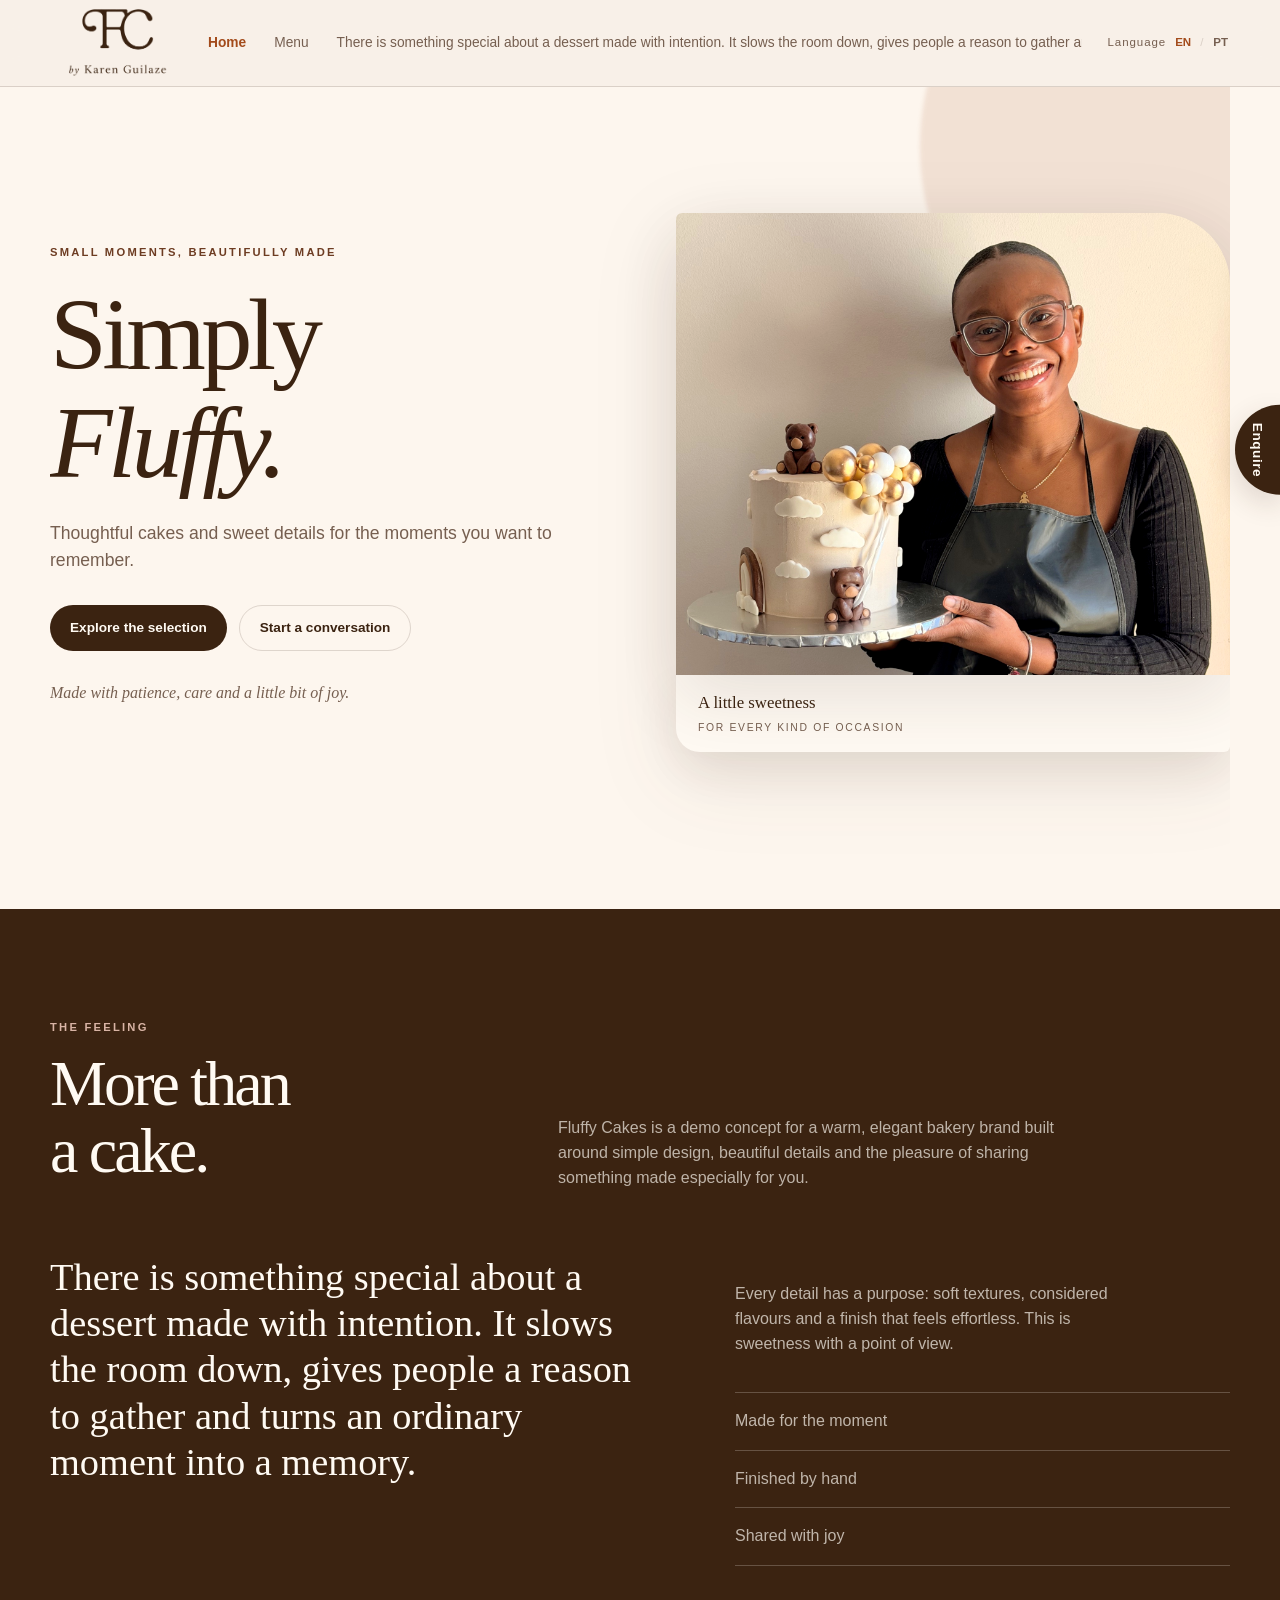
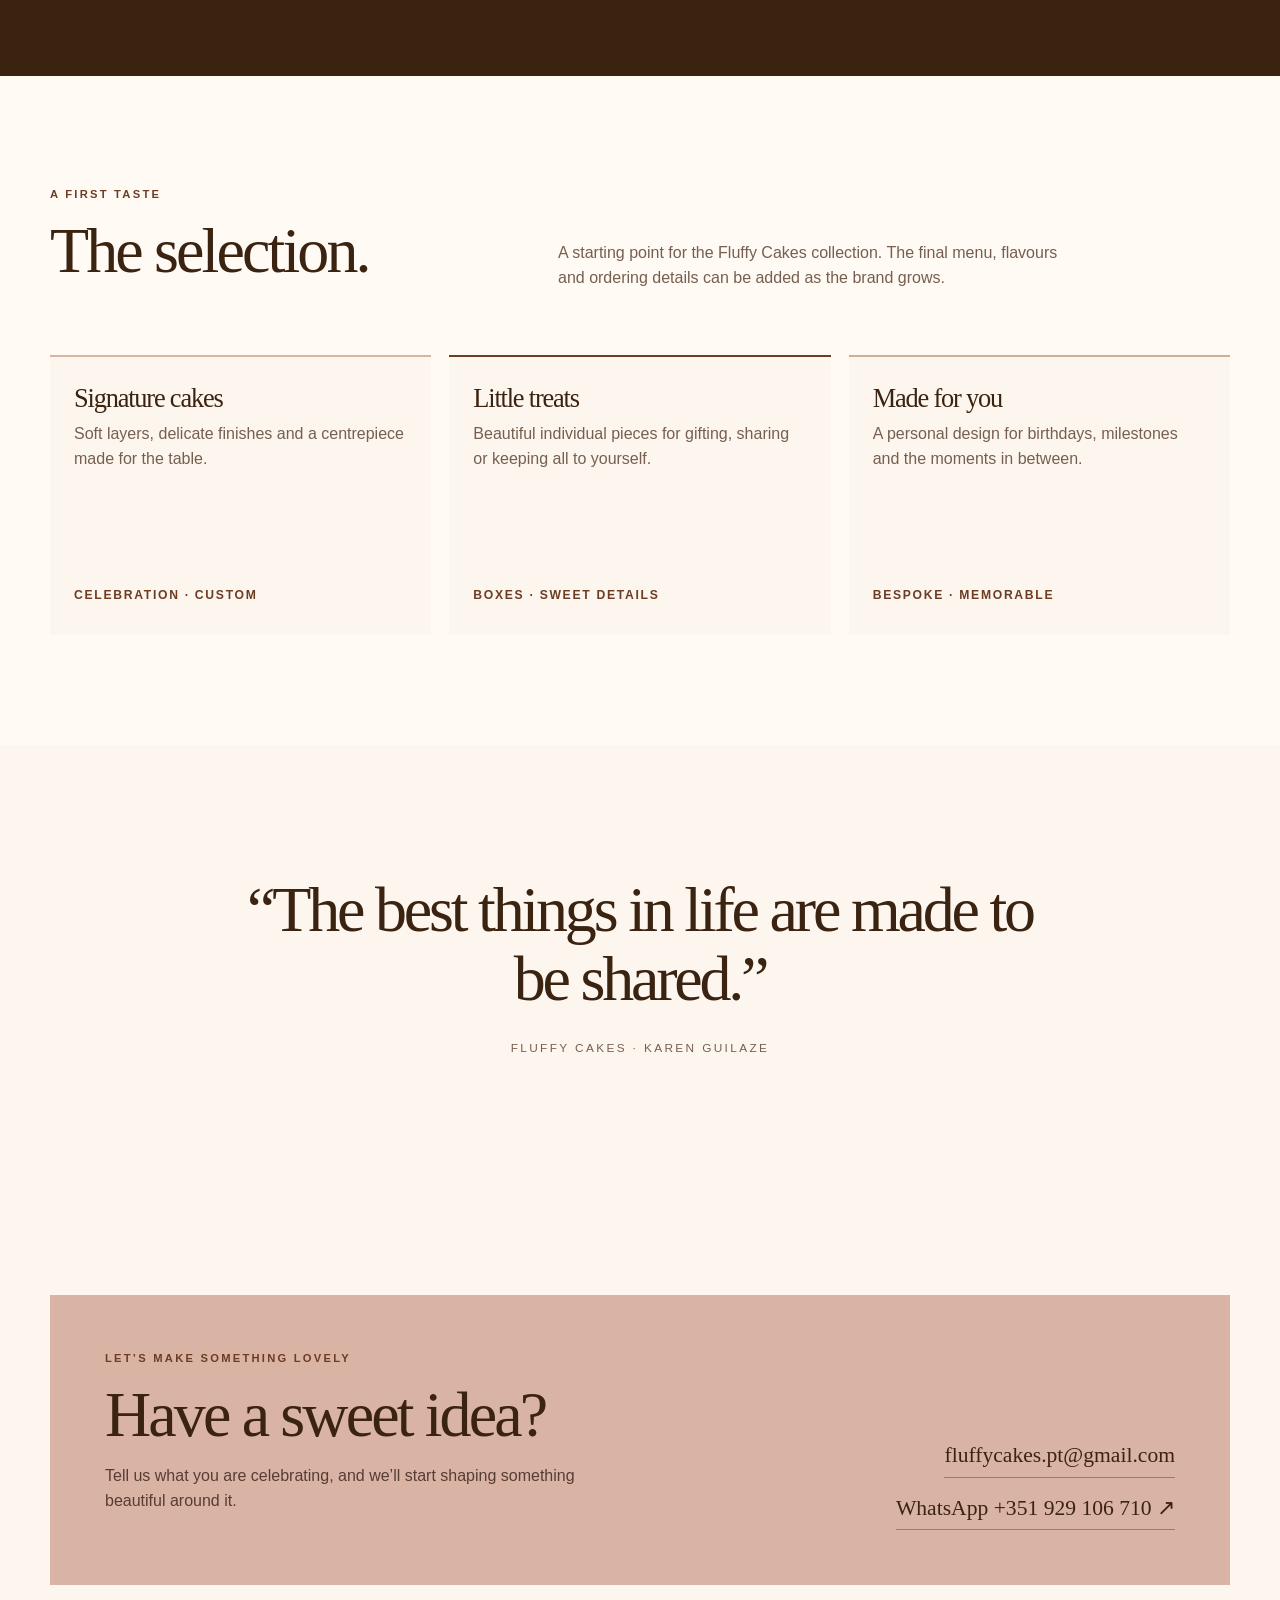
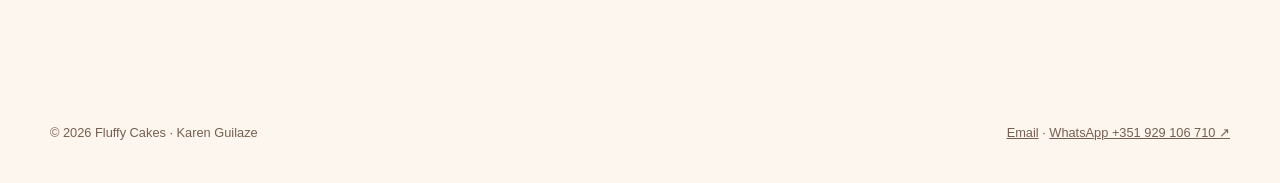
<file: index.html>
<!doctype html>
<html lang="en">
<head>
  <meta charset="utf-8">
  <meta name="viewport" content="width=device-width, initial-scale=1">
  <meta name="description" content="Fluffy Cakes by Karen Guilaze — elegant cakes and sweet moments, made with care.">
  <meta name="theme-color" content="#402719">
  <title>Fluffy Cakes — Karen Guilaze</title>
  <style>
    :root {
      --espresso:#3B2311; --cocoa:#6d3c22; --cream:#FDF6EE; --vanilla:#fffaf3;
      --rose:#d9b4a5; --terracotta:#A34B1B; --sage:#c8b09a; --ink:#3B2311; --muted:#765f50;
      --line:rgba(64,39,25,.16); --max:1180px; --shadow:0 24px 70px rgba(64,39,25,.12);
    }
    *{box-sizing:border-box} html{scroll-behavior:smooth}
    body{margin:0;background:var(--cream);color:var(--ink);font-family:Arial,Helvetica,sans-serif;line-height:1.55}
    a{color:inherit}.wrap{width:min(calc(100% - 40px),var(--max));margin:auto}
    .skip{position:absolute;left:-999px;top:12px;background:var(--espresso);color:#fff;padding:10px 14px;z-index:10}.skip:focus{left:12px}
    header{position:sticky;top:0;z-index:5;background:rgba(247,240,231,.88);backdrop-filter:blur(14px);border-bottom:1px solid var(--line)}
    .nav{min-height:78px;display:flex;align-items:center;justify-content:space-between;gap:26px;min-width:0}.brand{text-decoration:none;display:flex;align-items:center;gap:12px;flex:0 0 auto;min-width:0}.brand-logo{display:block;width:min(132px,30vw);height:auto}.menu-toggle{display:none;border:1px solid var(--line);background:transparent;color:var(--ink);border-radius:999px;min-height:42px;padding:0 14px;font:inherit;font-weight:700;cursor:pointer}.menu-toggle:before{content:"";display:block;width:16px;height:2px;background:currentColor;box-shadow:0 -5px currentColor,0 5px currentColor}.sr-only{position:absolute;width:1px;height:1px;padding:0;margin:-1px;overflow:hidden;clip:rect(0,0,0,0);white-space:nowrap;border:0}.brand-signature{display:none}
    nav{display:flex;align-items:center;gap:28px;font-size:.86rem;color:var(--muted);min-width:0;overflow:hidden}nav a{text-decoration:none;white-space:nowrap}nav a:hover{color:var(--espresso)}nav a[aria-current="page"]{color:var(--terracotta);font-weight:700}
    .button{display:inline-flex;align-items:center;justify-content:center;min-height:46px;padding:0 20px;border-radius:999px;text-decoration:none;font-weight:700;font-size:.85rem;transition:transform .2s ease,background .2s ease}.button:hover{transform:translateY(-2px)}.button.dark{background:var(--espresso);color:var(--vanilla)}.button.light{border:1px solid var(--line)}
    .progress{position:fixed;z-index:9;top:0;left:0;width:100%;height:3px}.progress span{display:block;height:100%;width:0;background:linear-gradient(90deg,var(--rose),var(--cocoa));transform-origin:left}
    .hero{min-height:calc(100vh - 78px);display:grid;grid-template-columns:1fr 1fr;align-items:center;gap:72px;padding:80px 0 110px;position:relative;overflow:hidden}.hero:before{content:"";position:absolute;width:520px;height:520px;border-radius:50%;background:rgba(163,75,27,.12);right:-210px;top:-200px;filter:blur(2px)}
    .eyebrow,.kicker{font-size:.7rem;letter-spacing:.2em;text-transform:uppercase;font-weight:700;color:var(--cocoa)}h1,h2,h3{font-family:Georgia,'Times New Roman',serif;line-height:1.05;font-weight:400;letter-spacing:-.045em}h1{font-size:clamp(4rem,8vw,7.8rem);max-width:650px;margin:20px 0 24px}h2{font-size:clamp(2.8rem,5vw,5rem);margin:14px 0 22px}h3{font-size:1.65rem;margin:0 0 10px}.lead{font-size:1.1rem;color:var(--muted);max-width:510px}.actions{display:flex;gap:12px;flex-wrap:wrap;margin-top:30px}.signature{margin-top:30px;color:var(--muted);font-family:Georgia,serif;font-style:italic}
    .hero-art{width:min(100%,560px);margin:0 auto;display:grid;grid-template-rows:auto auto;filter:drop-shadow(0 24px 40px rgba(64,39,25,.09))}.hero-photo{width:100%;aspect-ratio:6/5;object-fit:cover;object-position:center center;display:block;border-radius:6px 72px 0 0;box-shadow:var(--shadow);filter:saturate(.86) contrast(1.05)}.art-note{padding:17px 22px 18px;background:var(--vanilla);border-radius:0 0 6px 24px;box-shadow:0 18px 45px rgba(64,39,25,.08);font-family:Georgia,serif;font-size:1.05rem;line-height:1.3}.art-note span{display:block;font-family:Arial,sans-serif;font-size:.65rem;color:var(--muted);letter-spacing:.16em;text-transform:uppercase;margin-top:7px}
    section{padding:110px 0}.dark-section{background:var(--espresso);color:var(--vanilla)}.dark-section .kicker{color:var(--rose)}.section-head{display:grid;grid-template-columns:.8fr 1.2fr;gap:60px;align-items:end;margin-bottom:48px}.section-intro{max-width:520px;color:var(--muted)}.dark-section .section-intro{color:rgba(255,250,243,.67)}
    .story-grid{display:grid;grid-template-columns:1.1fr .9fr;gap:80px;align-items:start}.story-copy{font-family:Georgia,serif;font-size:clamp(1.5rem,3vw,2.4rem);line-height:1.2}.story-copy p{margin:0}.story-side{padding-top:12px;color:rgba(255,250,243,.68)}.story-side p{max-width:410px}.line-list{margin-top:35px;border-top:1px solid rgba(255,250,243,.22)}.line-list div{padding:16px 0;border-bottom:1px solid rgba(255,250,243,.22);display:flex;justify-content:space-between;gap:20px}.line-list span{color:var(--rose)}
    .menu{background:var(--vanilla)}.menu-grid{display:grid;grid-template-columns:repeat(3,1fr);gap:18px}.menu-card{padding:28px 24px 30px;border-top:2px solid var(--rose);background:var(--cream);min-height:280px;display:flex;flex-direction:column}.menu-card:nth-child(2){border-color:var(--cocoa)}.menu-card:nth-child(3){border-color:var(--sage)}.menu-card p{color:var(--muted);margin:0}.menu-card .card-foot{margin-top:auto;padding-top:28px;color:var(--cocoa);font-size:.76rem;letter-spacing:.14em;text-transform:uppercase;font-weight:700}
    .quote{padding:130px 0;text-align:center}.quote blockquote{max-width:820px;margin:0 auto;font:400 clamp(2.1rem,5vw,4.5rem)/1.08 Georgia,serif;letter-spacing:-.05em}.quote cite{display:block;margin-top:28px;color:var(--muted);font:normal .74rem Arial,sans-serif;letter-spacing:.2em;text-transform:uppercase}
    .contact-box{background:var(--rose);padding:55px;display:grid;grid-template-columns:1.2fr .8fr;gap:50px;align-items:end}.contact-box h2{margin-bottom:14px}.contact-box p{max-width:500px;color:#573c33}.contact-links{display:flex;flex-direction:column;align-items:flex-end;gap:14px}.contact-links a{font-family:Georgia,serif;font-size:1.35rem;text-decoration:none;border-bottom:1px solid rgba(64,39,25,.4);padding-bottom:4px}
    footer{padding:28px 0 40px;color:var(--muted);font-size:.8rem}.footer-row{display:flex;justify-content:space-between;gap:20px}
    [data-reveal]{opacity:0;transform:translateY(32px);transition:opacity .8s ease,transform .8s cubic-bezier(.22,.8,.24,1)}[data-reveal].in{opacity:1;transform:none}.delay-1{transition-delay:100ms}.delay-2{transition-delay:180ms}.delay-3{transition-delay:260ms}
    :focus-visible{outline:3px solid var(--rose);outline-offset:4px}
    @media(max-width:820px){.nav{flex-wrap:wrap}.nav nav{display:none;order:3;width:100%;overflow-x:auto;justify-content:flex-start;padding:12px 0 10px;gap:20px;white-space:nowrap}.nav.nav-open nav{display:flex}.nav .menu-toggle{display:block;order:2;margin-left:auto}.hero,.story-grid,.contact-box,.section-head{grid-template-columns:1fr;gap:35px}.hero{padding-top:70px}.hero-art{width:min(100%,560px)}.menu-grid{grid-template-columns:1fr 1fr}.contact-links{align-items:flex-start}}
    @media(max-width:560px){.wrap{width:min(calc(100% - 28px),var(--max))}.nav{min-height:68px}.brand-text{font-size:1.12rem}.nav .button{min-height:40px;padding:0 14px;font-size:.75rem}.hero{min-height:auto;padding:70px 0 80px}.hero-art{width:100%}.hero-photo{aspect-ratio:6/5;object-fit:cover;object-position:center center}.cake-scene{width:100%}section{padding:78px 0}.menu-grid{grid-template-columns:1fr}.contact-box{padding:30px 24px}.footer-row{flex-direction:column}.art-note{font-size:.9rem;padding:15px 18px 16px}}
    @media(prefers-reduced-motion:reduce){html{scroll-behavior:auto}*,*:before,*:after{animation-duration:.01ms!important;transition-duration:.01ms!important}}
    /* Persistent enquiry access without competing with the header. */
    .floating-enquiry{position:fixed;z-index:4;right:0;top:50%;transform:translateY(-50%);writing-mode:vertical-rl;text-orientation:mixed;border-radius:999px 0 0 999px;padding:18px 12px;min-height:0;letter-spacing:.04em;box-shadow:0 10px 28px rgba(64,39,25,.16)}
    .floating-enquiry:hover{transform:translateY(-50%) translateX(-3px)}
    @media(max-width:820px){.floating-enquiry{top:auto;right:14px;bottom:max(14px,env(safe-area-inset-bottom));transform:none;writing-mode:horizontal-tb;border-radius:999px;padding:11px 16px;min-height:42px;box-shadow:0 8px 22px rgba(64,39,25,.2)}.floating-enquiry:hover{transform:translateY(-2px)}body{padding-bottom:72px}}
    @media(prefers-reduced-motion:reduce){.floating-enquiry,.floating-enquiry:hover{transform:none}}
      .language-switcher{display:flex;align-items:center;gap:7px;color:var(--muted);font-size:.72rem;letter-spacing:.08em}.language-switcher button{border:0;background:transparent;color:inherit;padding:6px 2px;font:inherit;font-weight:700;cursor:pointer}.language-switcher button.is-active{color:var(--terracotta)}.language-switcher span[aria-hidden]{color:var(--line)}
  </style>
</head>
<body data-page="home">
  <a class="skip" href="#main">Skip to content</a><div class="progress" aria-hidden="true"><span></span></div>
  <header><div class="wrap nav"><a class="brand" href="index.html" aria-label="Fluffy Cakes home"><img class="brand-logo" src="assets/fluffy-cakes-logo-brown.png" alt="FC by Karen Guilaze"></a><nav id="site-menu" class="nav-links" aria-label="Primary"><a href="index.html" aria-current="page">Home</a><a href="menu.html">Menu</a><a href="about.html">Our story</a><a href="gallery.html">Gallery</a></nav><button class="menu-toggle" type="button" aria-expanded="false" aria-controls="site-menu"><span class="sr-only">Open navigation</span></button><div class="language-switcher" role="group" aria-label="Language"><span class="language-label">Language</span><button type="button" data-lang="en" aria-pressed="true" aria-label="English">EN</button><span aria-hidden="true">/</span><button type="button" data-lang="pt" aria-pressed="false" aria-label="Português">PT</button></div></div></header><a class="floating-enquiry button dark" href="contact.html" aria-label="Enquire">Enquire</a>
  <main id="main">
    <section class="wrap hero" id="top"><div data-reveal><div class="eyebrow">Small moments, beautifully made</div><h1>Simply<br><em>Fluffy.</em></h1><p class="lead">Thoughtful cakes and sweet details for the moments you want to remember.</p><div class="actions"><a class="button dark" href="#selection">Explore the selection</a><a class="button light" href="#contact">Start a conversation</a></div><p class="signature">Made with patience, care and a little bit of joy.</p></div><figure class="hero-art" data-reveal=""><img class="hero-photo" src="assets/karen-guilaze-teddy-bear-cake-hero.jpg" alt="Karen Guilaze presenting a white teddy-bear cake"><figcaption class="art-note">A little sweetness<span>for every kind of occasion</span></figcaption></figure></section>
    <section class="dark-section" id="story"><div class="wrap"><div class="section-head" data-reveal><div><div class="kicker">The feeling</div><h2>More than<br>a cake.</h2></div><p class="section-intro">Fluffy Cakes is a demo concept for a warm, elegant bakery brand built around simple design, beautiful details and the pleasure of sharing something made especially for you.</p></div><div class="story-grid"><div class="story-copy" data-reveal=""><p>There is something special about a dessert made with intention. It slows the room down, gives people a reason to gather and turns an ordinary moment into a memory.</p></div><div class="story-side" data-reveal=""><p>Every detail has a purpose: soft textures, considered flavours and a finish that feels effortless. This is sweetness with a point of view.</p><div class="line-list"><div><span>01</span>Made for the moment</div><div><span>02</span>Finished by hand</div><div><span>03</span>Shared with joy</div></div></div></div></div></section>
    <section class="menu" id="selection"><div class="wrap"><div class="section-head" data-reveal><div><div class="kicker">A first taste</div><h2>The selection.</h2></div><p class="section-intro">A starting point for the Fluffy Cakes collection. The final menu, flavours and ordering details can be added as the brand grows.</p></div><div class="menu-grid"><article class="menu-card" data-reveal><h3>Signature cakes</h3><p>Soft layers, delicate finishes and a centrepiece made for the table.</p><div class="card-foot">Celebration · Custom</div></article><article class="menu-card" data-reveal="" ><h3>Little treats</h3><p>Beautiful individual pieces for gifting, sharing or keeping all to yourself.</p><div class="card-foot">Boxes · Sweet details</div></article><article class="menu-card" data-reveal=""><h3>Made for you</h3><p>A personal design for birthdays, milestones and the moments in between.</p><div class="card-foot">Bespoke · Memorable</div></article></div></div></section>
    <section class="quote" data-reveal><div class="wrap"><blockquote>“The best things in life are made to be shared.”</blockquote><cite>Fluffy Cakes · Karen Guilaze</cite></div></section>
    <section id="contact"><div class="wrap contact-box" data-reveal><div><div class="kicker">Let’s make something lovely</div><h2>Have a sweet idea?</h2><p>Tell us what you are celebrating, and we’ll start shaping something beautiful around it.</p></div><div class="contact-links"><a href="mailto:fluffycakes.pt@gmail.com">fluffycakes.pt@gmail.com</a><a href="https://wa.me/351929106710">WhatsApp +351 929 106 710 ↗</a></div></div></section>
  </main>
  <footer><div class="wrap footer-row"><span>© 2026 Fluffy Cakes · Karen Guilaze</span><span><a href="mailto:fluffycakes.pt@gmail.com">Email</a> · <a href="https://wa.me/351929106710">WhatsApp +351 929 106 710</a></span></div></footer>
  <script src="site.js"></script>
</body>
</html>
</file>
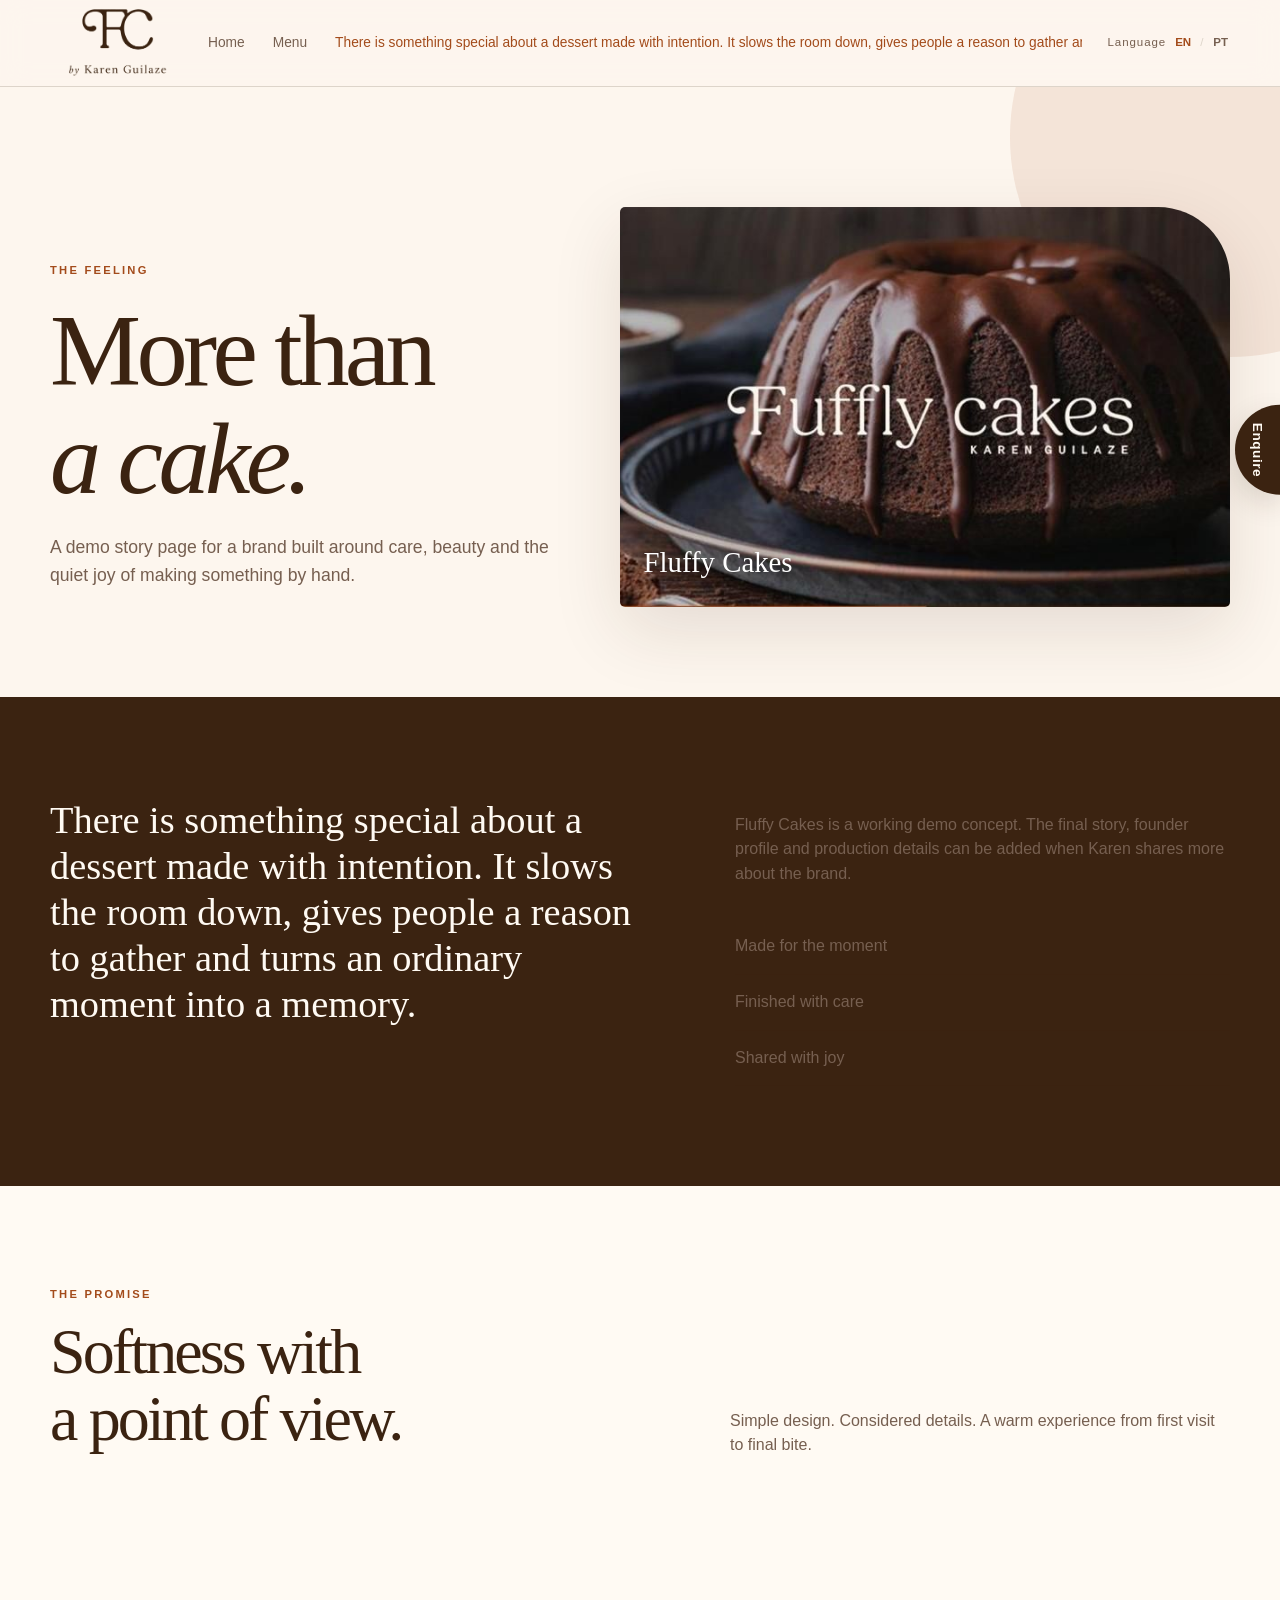
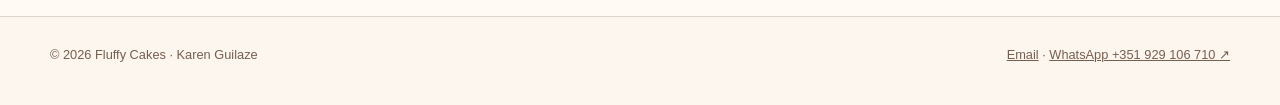
<file: about.html>
<!doctype html><html lang="en"><head><meta charset="utf-8"><meta name="viewport" content="width=device-width,initial-scale=1"><meta name="description" content="The Fluffy Cakes story demo"><title>Our story — Fluffy Cakes</title><link rel="stylesheet" href="pages.css"></head><body data-page="about"><a class="skip" href="#main">Skip to content</a><div class="progress"><span></span></div><header><div class="wrap nav"><a class="brand" href="index.html"><img class="brand-logo" src="assets/fluffy-cakes-logo-brown.png" alt="FC by Karen Guilaze"></a><nav id="site-menu" class="nav-links"><a href="index.html">Home</a><a href="menu.html">Menu</a><a class="active" aria-current="page" href="about.html">Our story</a><a href="gallery.html">Gallery</a></nav><button class="menu-toggle" type="button" aria-expanded="false" aria-controls="site-menu"><span class="sr-only">Open navigation</span></button><div class="language-switcher" role="group" aria-label="Language"><span class="language-label">Language</span><button type="button" data-lang="en" aria-pressed="true" aria-label="English">EN</button><span aria-hidden="true">/</span><button type="button" data-lang="pt" aria-pressed="false" aria-label="Português">PT</button></div></div></header><a class="floating-enquiry button dark" href="contact.html" aria-label="Enquire">Enquire</a><main id="main"><section class="page-hero"><div class="wrap intro-grid"><div data-reveal><div class="eyebrow">The feeling</div><h1>More than<br><em>a cake.</em></h1><p class="lead">A demo story page for a brand built around care, beauty and the quiet joy of making something by hand.</p></div><div class="image-card" data-reveal></div></div></section><section class="section dark-section"><div class="wrap story-grid"><div class="story-copy" data-reveal><p>There is something special about a dessert made with intention. It slows the room down, gives people a reason to gather and turns an ordinary moment into a memory.</p></div><div class="story-side" data-reveal><p>Fluffy Cakes is a working demo concept. The final story, founder profile and production details can be added when Karen shares more about the brand.</p><div class="line-list"><div><span>01</span>Made for the moment</div><div><span>02</span>Finished with care</div><div><span>03</span>Shared with joy</div></div></div></div></section><section class="section soft-section"><div class="wrap section-head" data-reveal><div><div class="kicker">The promise</div><h2>Softness with<br>a point of view.</h2></div><p class="section-intro">Simple design. Considered details. A warm experience from first visit to final bite.</p></div></section></main><footer><div class="wrap footer-row"><span>© 2026 Fluffy Cakes · Karen Guilaze</span><span><a href="mailto:fluffycakes.pt@gmail.com">Email</a> · <a href="https://wa.me/351929106710">WhatsApp +351 929 106 710</a></span></div></footer><script src="site.js"></script></body></html>
</file>
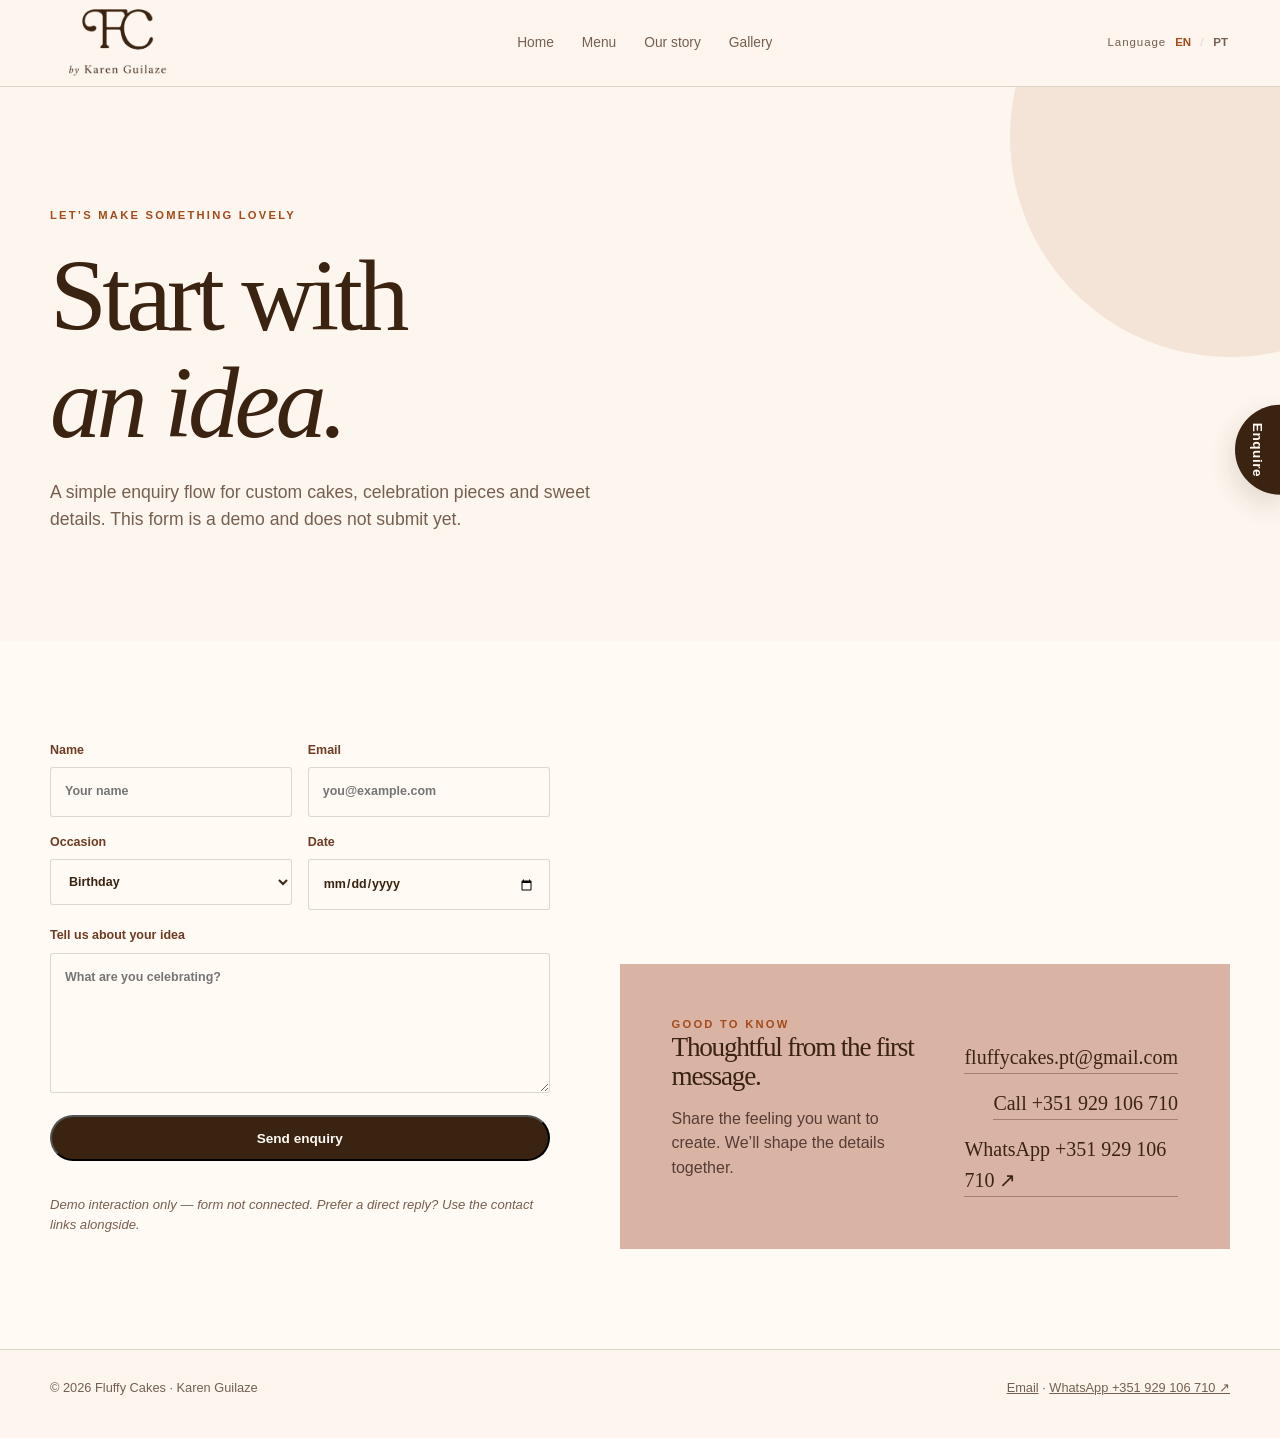
<file: contact.html>
<!doctype html><html lang="en"><head><meta charset="utf-8"><meta name="viewport" content="width=device-width,initial-scale=1"><meta name="description" content="Contact Fluffy Cakes demo"><title>Contact & orders — Fluffy Cakes</title><link rel="stylesheet" href="pages.css"></head><body data-page="contact"><a class="skip" href="#main">Skip to content</a><div class="progress"><span></span></div><header><div class="wrap nav"><a class="brand" href="index.html"><img class="brand-logo" src="assets/fluffy-cakes-logo-brown.png" alt="FC by Karen Guilaze"></a><nav id="site-menu" class="nav-links"><a href="index.html">Home</a><a href="menu.html">Menu</a><a href="about.html">Our story</a><a href="gallery.html">Gallery</a></nav><button class="menu-toggle" type="button" aria-expanded="false" aria-controls="site-menu"><span class="sr-only">Open navigation</span></button><div class="language-switcher" role="group" aria-label="Language"><span class="language-label">Language</span><button type="button" data-lang="en" aria-pressed="true" aria-label="English">EN</button><span aria-hidden="true">/</span><button type="button" data-lang="pt" aria-pressed="false" aria-label="Português">PT</button></div></div></header><a class="floating-enquiry button dark" href="contact.html" aria-label="Enquire">Enquire</a><main id="main"><section class="page-hero"><div class="wrap" data-reveal><div class="eyebrow">Let’s make something lovely</div><h1>Start with<br><em>an idea.</em></h1><p class="lead">A simple enquiry flow for custom cakes, celebration pieces and sweet details. This form is a demo and does not submit yet.</p></div></section><section class="section soft-section"><div class="wrap intro-grid"><form data-reveal onsubmit="event.preventDefault()"><div class="form-row"><label>Name<input required name="name" autocomplete="name" placeholder="Your name"></label><label>Email<input required type="email" name="email" autocomplete="email" placeholder="you@example.com"></label></div><div class="form-row"><label>Occasion<select name="occasion"><option>Birthday</option><option>Wedding</option><option>Corporate</option><option>Just because</option></select></label><label>Date<input type="date" name="date"></label></div><label>Tell us about your idea<textarea name="message" placeholder="What are you celebrating?"></textarea></label><button class="button dark" type="submit">Send enquiry</button><p class="demo-note" aria-live="polite">Demo interaction only — form not connected. Prefer a direct reply? Use the contact links alongside.</p></form><div data-reveal class="contact-box"><div><div class="kicker">Good to know</div><h3>Thoughtful from the first message.</h3><p>Share the feeling you want to create. We’ll shape the details together.</p></div><div class="contact-links"><a href="mailto:fluffycakes.pt@gmail.com">fluffycakes.pt@gmail.com</a><a href="tel:+351929106710">Call +351 929 106 710</a><a href="https://wa.me/351929106710">WhatsApp +351 929 106 710 ↗</a></div></div></div></section></main><footer><div class="wrap footer-row"><span>© 2026 Fluffy Cakes · Karen Guilaze</span><span><a href="mailto:fluffycakes.pt@gmail.com">Email</a> · <a href="https://wa.me/351929106710">WhatsApp +351 929 106 710</a></span></div></footer><script src="site.js"></script></body></html>
</file>
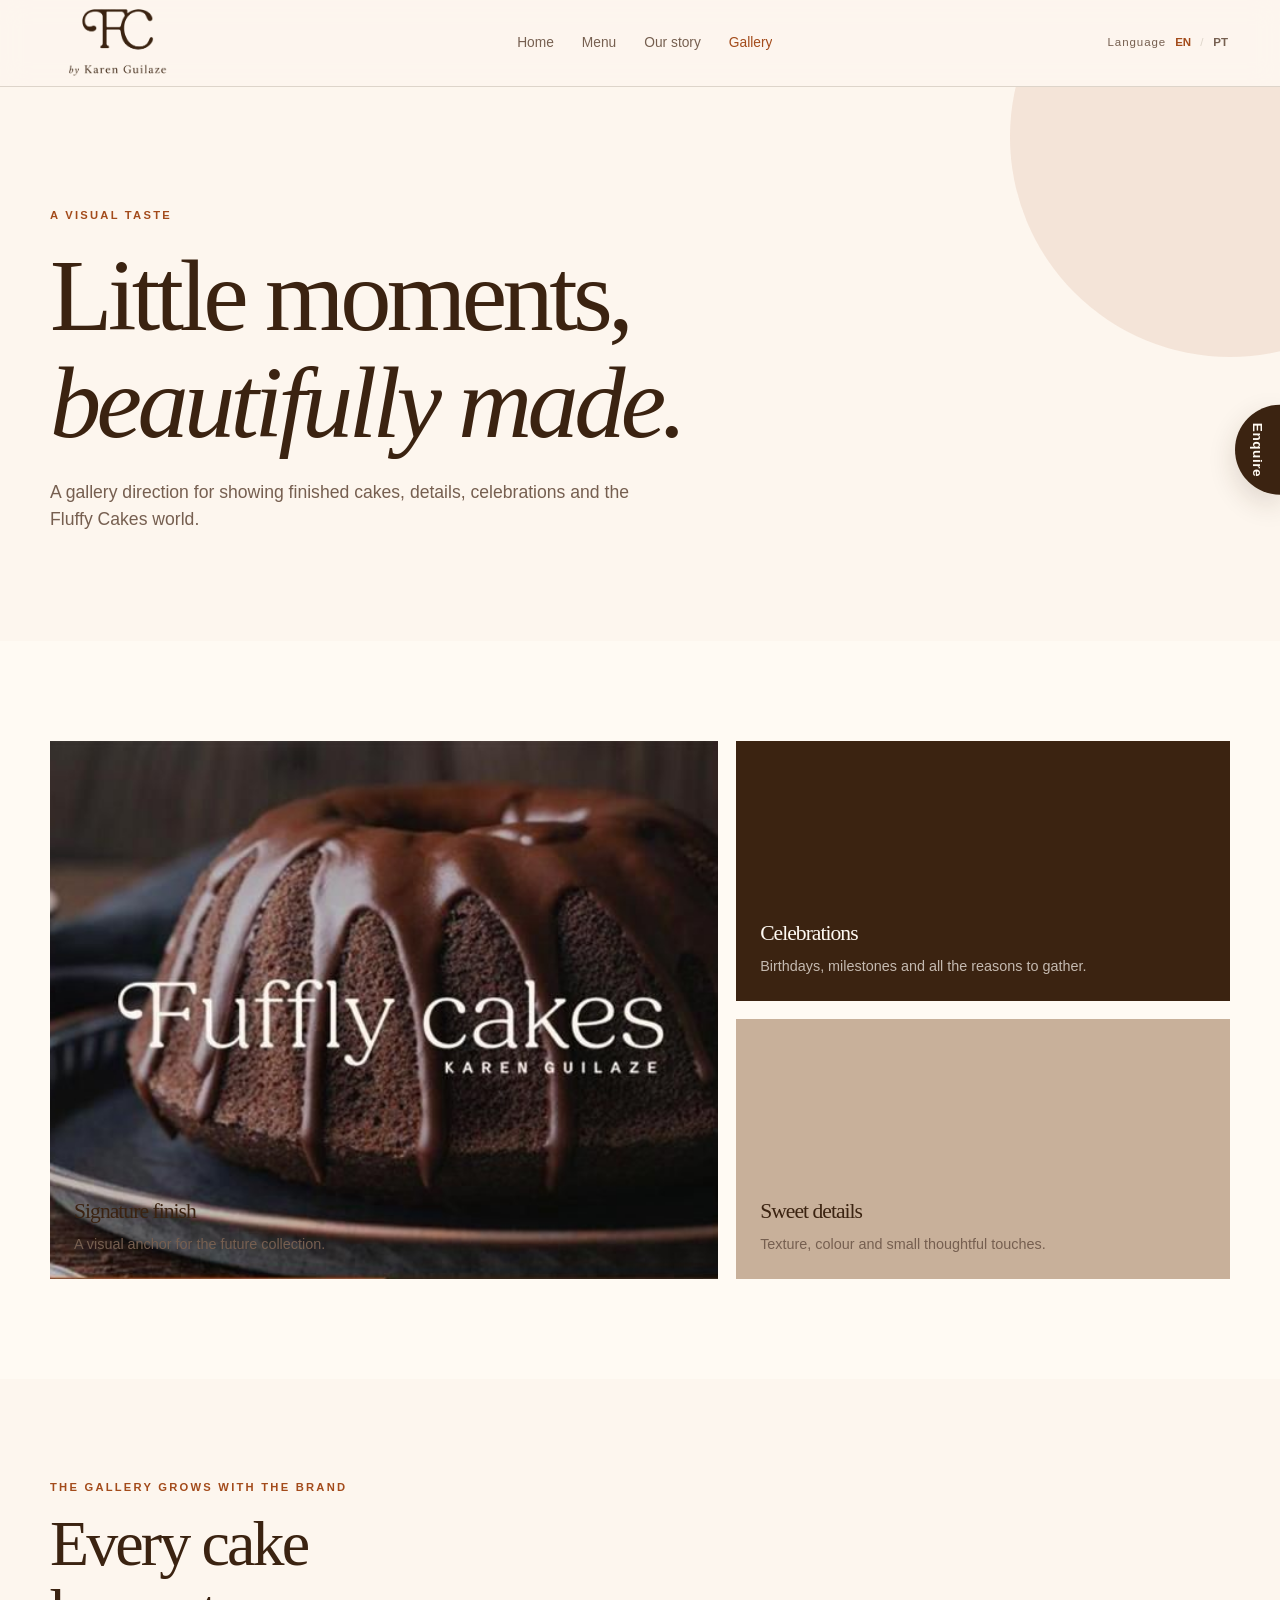
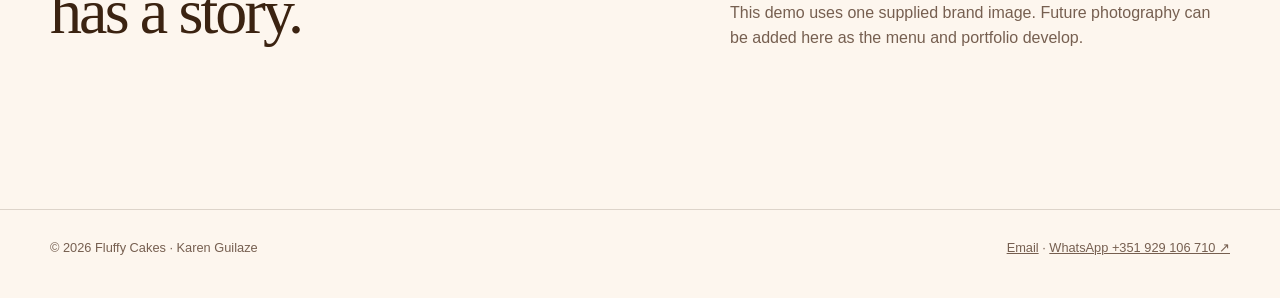
<file: gallery.html>
<!doctype html><html lang="en"><head><meta charset="utf-8"><meta name="viewport" content="width=device-width,initial-scale=1"><meta name="description" content="Fluffy Cakes gallery demo"><title>Gallery — Fluffy Cakes</title><link rel="stylesheet" href="pages.css"></head><body data-page="gallery"><a class="skip" href="#main">Skip to content</a><div class="progress"><span></span></div><header><div class="wrap nav"><a class="brand" href="index.html"><img class="brand-logo" src="assets/fluffy-cakes-logo-brown.png" alt="FC by Karen Guilaze"></a><nav id="site-menu" class="nav-links"><a href="index.html">Home</a><a href="menu.html">Menu</a><a href="about.html">Our story</a><a class="active" aria-current="page" href="gallery.html">Gallery</a></nav><button class="menu-toggle" type="button" aria-expanded="false" aria-controls="site-menu"><span class="sr-only">Open navigation</span></button><div class="language-switcher" role="group" aria-label="Language"><span class="language-label">Language</span><button type="button" data-lang="en" aria-pressed="true" aria-label="English">EN</button><span aria-hidden="true">/</span><button type="button" data-lang="pt" aria-pressed="false" aria-label="Português">PT</button></div></div></header><a class="floating-enquiry button dark" href="contact.html" aria-label="Enquire">Enquire</a><main id="main"><section class="page-hero"><div class="wrap" data-reveal><div class="eyebrow">A visual taste</div><h1>Little moments,<br><em>beautifully made.</em></h1><p class="lead">A gallery direction for showing finished cakes, details, celebrations and the Fluffy Cakes world.</p></div></section><section class="section soft-section"><div class="wrap gallery-grid"><div class="gallery-tile feature" data-reveal><h3>Signature finish</h3><p>A visual anchor for the future collection.</p></div><div class="gallery-tile dark" data-reveal><h3>Celebrations</h3><p>Birthdays, milestones and all the reasons to gather.</p></div><div class="gallery-tile sage" data-reveal><h3>Sweet details</h3><p>Texture, colour and small thoughtful touches.</p></div></div></section><section class="section"><div class="wrap section-head" data-reveal><div><div class="kicker">The gallery grows with the brand</div><h2>Every cake<br>has a story.</h2></div><p class="section-intro">This demo uses one supplied brand image. Future photography can be added here as the menu and portfolio develop.</p></div></section></main><footer><div class="wrap footer-row"><span>© 2026 Fluffy Cakes · Karen Guilaze</span><span><a href="mailto:fluffycakes.pt@gmail.com">Email</a> · <a href="https://wa.me/351929106710">WhatsApp +351 929 106 710</a></span></div></footer><script src="site.js"></script></body></html>
</file>
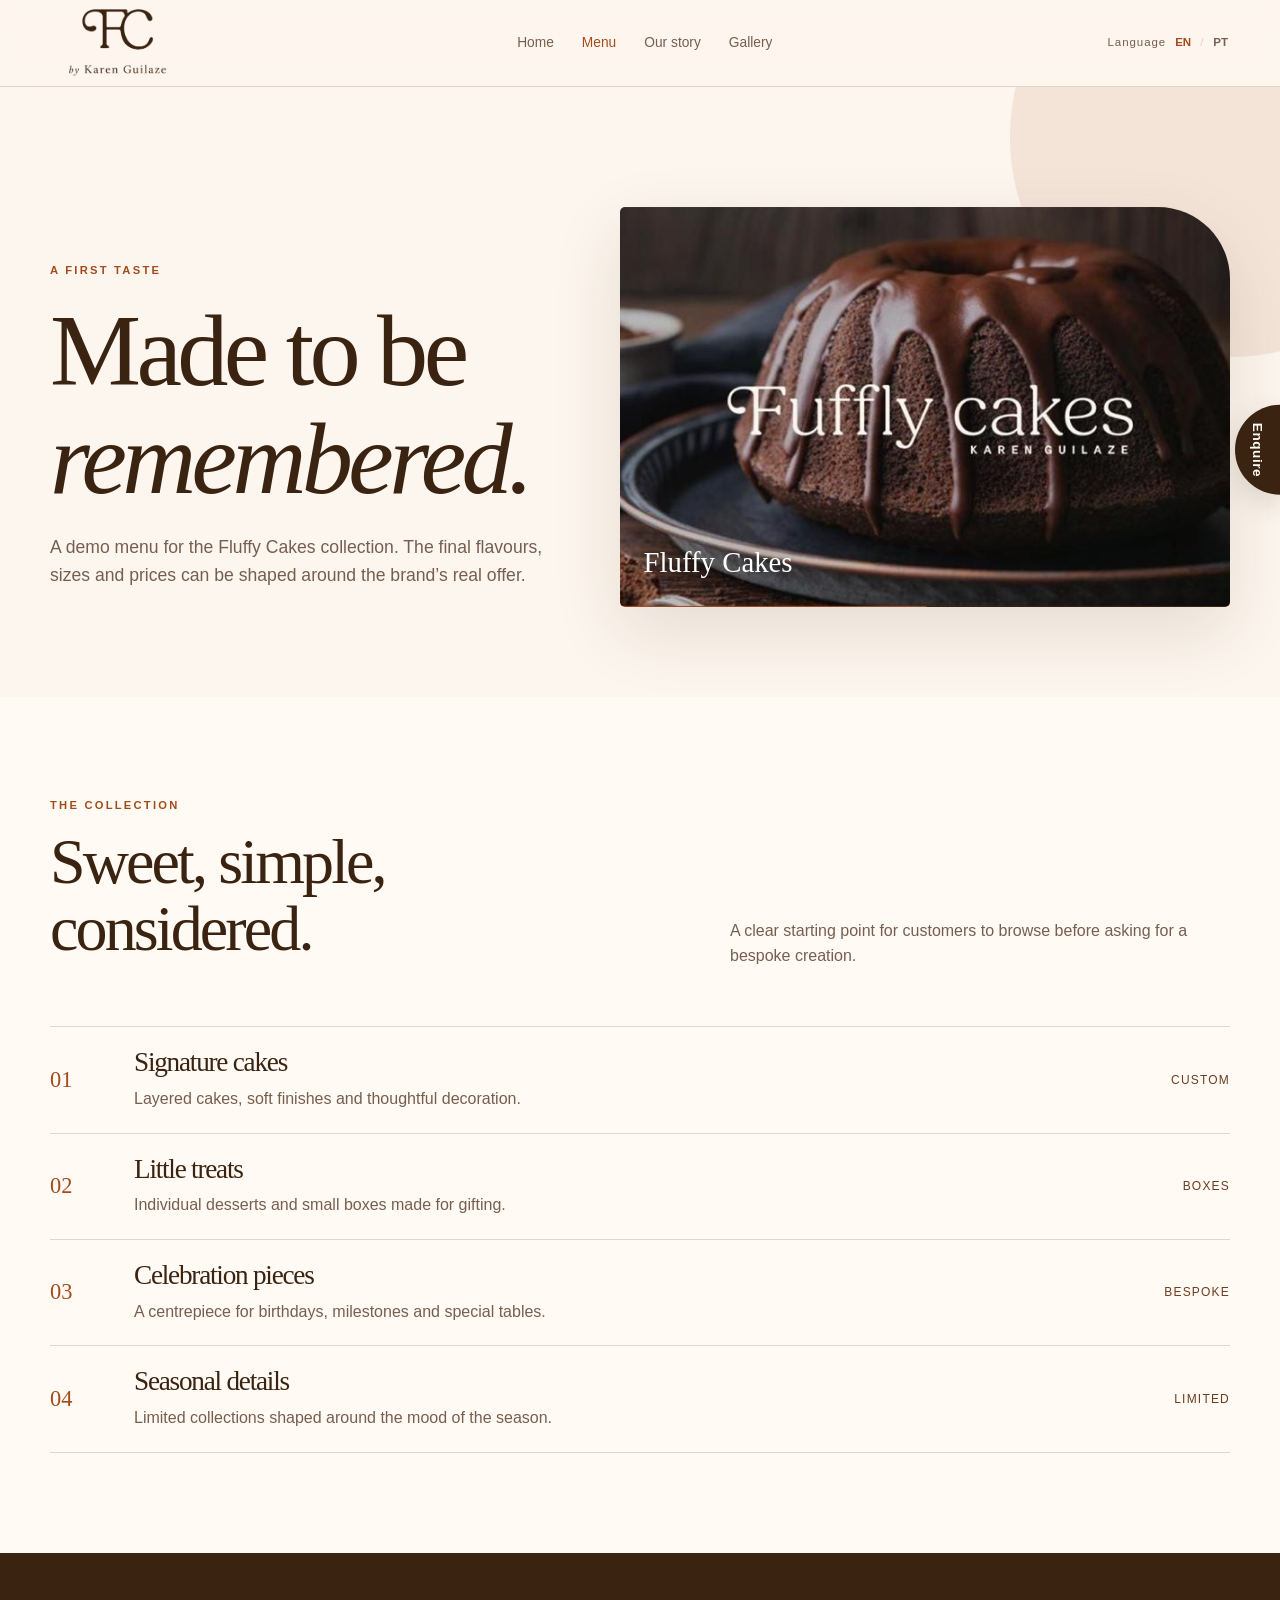
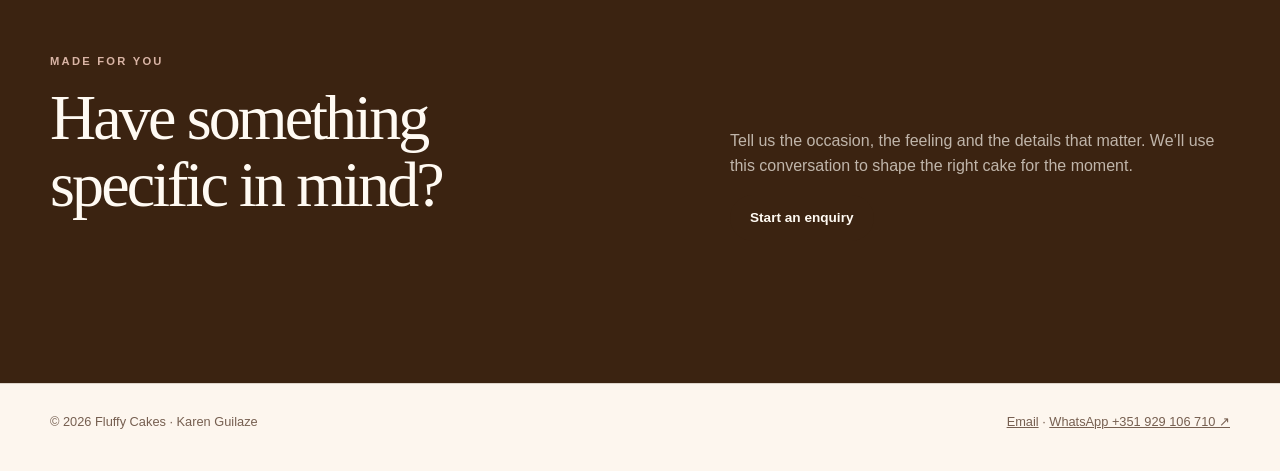
<file: menu.html>
<!doctype html><html lang="en"><head><meta charset="utf-8"><meta name="viewport" content="width=device-width,initial-scale=1"><meta name="description" content="Fluffy Cakes menu demo"><title>Menu — Fluffy Cakes</title><link rel="stylesheet" href="pages.css"></head><body data-page="menu"><a class="skip" href="#main">Skip to content</a><div class="progress"><span></span></div><header><div class="wrap nav"><a class="brand" href="index.html"><img class="brand-logo" src="assets/fluffy-cakes-logo-brown.png" alt="FC by Karen Guilaze"></a><nav id="site-menu" class="nav-links"><a href="index.html">Home</a><a class="active" aria-current="page" href="menu.html">Menu</a><a href="about.html">Our story</a><a href="gallery.html">Gallery</a></nav><button class="menu-toggle" type="button" aria-expanded="false" aria-controls="site-menu"><span class="sr-only">Open navigation</span></button><div class="language-switcher" role="group" aria-label="Language"><span class="language-label">Language</span><button type="button" data-lang="en" aria-pressed="true" aria-label="English">EN</button><span aria-hidden="true">/</span><button type="button" data-lang="pt" aria-pressed="false" aria-label="Português">PT</button></div></div></header><a class="floating-enquiry button dark" href="contact.html" aria-label="Enquire">Enquire</a><main id="main"><section class="page-hero"><div class="wrap intro-grid"><div data-reveal><div class="eyebrow">A first taste</div><h1>Made to be<br><em>remembered.</em></h1><p class="lead">A demo menu for the Fluffy Cakes collection. The final flavours, sizes and prices can be shaped around the brand’s real offer.</p></div><div class="image-card" data-reveal></div></div></section><section class="section soft-section"><div class="wrap"><div class="section-head" data-reveal><div><div class="kicker">The collection</div><h2>Sweet, simple,<br>considered.</h2></div><p class="section-intro">A clear starting point for customers to browse before asking for a bespoke creation.</p></div><div class="list"><div class="list-item" data-reveal><b>01</b><div><h3>Signature cakes</h3><span>Layered cakes, soft finishes and thoughtful decoration.</span></div><em>Custom</em></div><div class="list-item" data-reveal><b>02</b><div><h3>Little treats</h3><span>Individual desserts and small boxes made for gifting.</span></div><em>Boxes</em></div><div class="list-item" data-reveal><b>03</b><div><h3>Celebration pieces</h3><span>A centrepiece for birthdays, milestones and special tables.</span></div><em>Bespoke</em></div><div class="list-item" data-reveal><b>04</b><div><h3>Seasonal details</h3><span>Limited collections shaped around the mood of the season.</span></div><em>Limited</em></div></div></div></section><section class="section dark-section"><div class="wrap section-head" data-reveal><div><div class="kicker">Made for you</div><h2>Have something<br>specific in mind?</h2></div><div><p class="section-intro">Tell us the occasion, the feeling and the details that matter. We’ll use this conversation to shape the right cake for the moment.</p><a class="button dark" href="contact.html">Start an enquiry</a></div></div></section></main><footer><div class="wrap footer-row"><span>© 2026 Fluffy Cakes · Karen Guilaze</span><span><a href="mailto:fluffycakes.pt@gmail.com">Email</a> · <a href="https://wa.me/351929106710">WhatsApp +351 929 106 710</a></span></div></footer><script src="site.js"></script></body></html>
</file>
<file: pages.css>
:root{--espresso:#3B2311;--cocoa:#6d3c22;--cream:#FDF6EE;--vanilla:#fffaf3;--rose:#d9b4a5;--terracotta:#A34B1B;--sage:#c8b09a;--ink:#3B2311;--muted:#765f50;--line:rgba(59,35,17,.16);--max:1180px;--shadow:0 24px 70px rgba(59,35,17,.12)}*{box-sizing:border-box}html{scroll-behavior:smooth}body{margin:0;background:var(--cream);color:var(--ink);font-family:Arial,Helvetica,sans-serif;line-height:1.55}a{color:inherit}.skip{position:absolute;left:-999px;top:12px;background:var(--espresso);color:var(--vanilla);padding:10px 14px;z-index:10}.skip:focus{left:12px}.wrap{width:min(calc(100% - 40px),var(--max));margin:auto}header{position:sticky;top:0;z-index:5;background:rgba(253,246,238,.9);backdrop-filter:blur(14px);border-bottom:1px solid var(--line)}.nav{min-height:78px;display:flex;align-items:center;justify-content:space-between;gap:26px;min-width:0}.brand{text-decoration:none;display:block;flex:0 0 auto;min-width:0}.brand-logo{display:block;width:min(132px,30vw);height:auto}.nav-links{display:flex;align-items:center;gap:28px;font-size:.86rem;color:var(--muted);min-width:0;overflow:hidden}.nav-links a{text-decoration:none;white-space:nowrap}.nav-links a:hover,.nav-links a.active{color:var(--terracotta)}.menu-toggle{display:none;border:1px solid var(--line);background:transparent;color:var(--ink);border-radius:999px;min-height:42px;padding:0 14px;font:inherit;font-weight:700;cursor:pointer}.language-switcher{display:flex;align-items:center;gap:7px;color:var(--muted);font-size:.72rem;letter-spacing:.08em;white-space:nowrap}.language-switcher button{border:0;background:transparent;color:inherit;padding:6px 2px;font:inherit;font-weight:700;cursor:pointer}.language-switcher button.is-active{color:var(--terracotta)}.language-switcher span[aria-hidden]{color:var(--line)}.menu-toggle:before{content:"";display:block;width:16px;height:2px;background:currentColor;box-shadow:0 -5px currentColor,0 5px currentColor}.sr-only{position:absolute;width:1px;height:1px;padding:0;margin:-1px;overflow:hidden;clip:rect(0,0,0,0);white-space:nowrap;border:0}.button{display:inline-flex;align-items:center;justify-content:center;min-height:46px;padding:0 20px;border-radius:999px;text-decoration:none;font-weight:700;font-size:.85rem;transition:transform .2s ease,background .2s ease}.button:hover{transform:translateY(-2px)}.button.dark{background:var(--espresso);color:var(--vanilla)}.button.light{border:1px solid var(--line)}.progress{position:fixed;z-index:9;top:0;left:0;width:100%;height:3px}.progress span{display:block;height:100%;width:0;background:linear-gradient(90deg,var(--rose),var(--terracotta));transform-origin:left}.page-hero{padding:120px 0 90px;position:relative;overflow:hidden}.page-hero:after{content:"";position:absolute;width:440px;height:440px;border-radius:50%;background:rgba(163,75,27,.1);right:-170px;top:-170px;z-index:-1}.eyebrow,.kicker{font-size:.7rem;letter-spacing:.2em;text-transform:uppercase;font-weight:700;color:var(--terracotta)}h1,h2,h3{font-family:Georgia,'Times New Roman',serif;line-height:1.05;font-weight:400;letter-spacing:-.045em}h1{font-size:clamp(3.5rem,8vw,7rem);max-width:750px;margin:18px 0 22px}h2{font-size:clamp(2.6rem,5vw,5rem);margin:14px 0 22px}h3{font-size:1.7rem;margin:0 0 10px}.lead{font-size:1.1rem;color:var(--muted);max-width:590px}.intro-grid{display:grid;grid-template-columns:.9fr 1.1fr;gap:70px;align-items:end}.section{padding:100px 0}.section-head{display:flex;justify-content:space-between;gap:40px;align-items:end;margin-bottom:42px}.section-intro{max-width:500px;color:var(--muted)}.dark-section{background:var(--espresso);color:var(--vanilla)}.dark-section .kicker{color:var(--rose)}.dark-section .section-intro{color:rgba(255,250,243,.68)}.soft-section{background:var(--vanilla)}.menu-grid{display:grid;grid-template-columns:repeat(3,1fr);gap:18px}.menu-card{padding:28px 24px 30px;border-top:2px solid var(--rose);background:var(--cream);min-height:270px;display:flex;flex-direction:column}.menu-card:nth-child(2){border-color:var(--terracotta)}.menu-card:nth-child(3){border-color:var(--sage)}.menu-card p{color:var(--muted);margin:0}.menu-card small{margin-top:auto;padding-top:26px;color:var(--cocoa);letter-spacing:.14em;text-transform:uppercase;font-size:.7rem;font-weight:700}.list{border-top:1px solid var(--line)}.list-item{display:grid;grid-template-columns:60px 1fr auto;gap:24px;align-items:center;padding:21px 0;border-bottom:1px solid var(--line)}.list-item b{color:var(--terracotta);font-family:Georgia,serif;font-size:1.4rem;font-weight:400}.list-item span{color:var(--muted)}.list-item em{font-style:normal;color:var(--cocoa);font-size:.75rem;letter-spacing:.1em;text-transform:uppercase}.image-card{min-height:400px;background:url('assets/fluffy-cakes-hero.jpg') center/cover;border-radius:5px 72px 5px 5px;box-shadow:var(--shadow);position:relative;overflow:hidden}.image-card:after{content:"Fluffy Cakes";position:absolute;left:24px;bottom:22px;color:white;font-family:Georgia,serif;font-size:1.8rem;text-shadow:0 2px 15px rgba(0,0,0,.35)}.story-grid{display:grid;grid-template-columns:1.1fr .9fr;gap:80px}.story-copy{font:400 clamp(1.5rem,3vw,2.4rem)/1.2 Georgia,serif}.story-copy p{margin:0}.story-side{color:var(--muted)}.line-list{margin-top:32px}.line-list div{padding:15px 0;border-bottom:1px solid var(--line);display:flex;justify-content:space-between}.line-list span{color:var(--terracotta)}.gallery-grid{display:grid;grid-template-columns:1.15fr .85fr;gap:18px}.gallery-tile{min-height:260px;background:var(--rose);padding:24px;display:flex;flex-direction:column;justify-content:flex-end}.gallery-tile.feature{grid-row:span 2;min-height:538px;background:url('assets/fluffy-cakes-hero.jpg') center/cover}.gallery-tile.dark{background:var(--espresso);color:var(--vanilla)}.gallery-tile.sage{background:var(--sage)}.gallery-tile h3{font-size:1.35rem}.gallery-tile p{margin:0;color:var(--muted);font-size:.9rem}.gallery-tile.dark p{color:rgba(255,250,243,.7)}.contact-box{background:var(--rose);padding:52px;display:grid;grid-template-columns:1fr .8fr;gap:50px;align-items:end}.contact-box p{max-width:520px;color:#573c33}.contact-links{display:flex;flex-direction:column;align-items:flex-end;gap:14px}.contact-links a{font-family:Georgia,serif;font-size:1.25rem;text-decoration:none;border-bottom:1px solid rgba(59,35,17,.35)}form{display:grid;gap:16px;max-width:700px}label{font-size:.78rem;font-weight:700;color:var(--cocoa)}input,textarea,select{width:100%;margin-top:7px;border:1px solid var(--line);border-radius:3px;background:var(--vanilla);padding:14px;color:var(--ink);font:inherit}textarea{min-height:140px;resize:vertical}.form-row{display:grid;grid-template-columns:1fr 1fr;gap:16px}.demo-note{margin-top:18px;color:var(--muted);font-size:.82rem;font-style:italic}footer{padding:28px 0 40px;color:var(--muted);font-size:.8rem;border-top:1px solid var(--line)}.footer-row{display:flex;justify-content:space-between;gap:20px}html.js [data-reveal]{opacity:0;transform:translateY(32px);transition:opacity .8s ease,transform .8s cubic-bezier(.22,.8,.24,1)}html.js [data-reveal].in{opacity:1;transform:none}:focus-visible{outline:3px solid var(--terracotta);outline-offset:4px}@media(max-width:820px){.nav{flex-wrap:wrap}.nav-links{display:none;order:3;width:100%;overflow-x:auto;justify-content:flex-start;padding:12px 0 10px;gap:22px;white-space:nowrap}.nav.nav-open .nav-links{display:flex}.nav .menu-toggle{display:block;order:2;margin-left:auto}.intro-grid,.story-grid,.contact-box{grid-template-columns:1fr;gap:35px}.section-head{display:block}.menu-grid{grid-template-columns:1fr 1fr}.contact-links{align-items:flex-start}.gallery-grid{grid-template-columns:1fr}.gallery-tile.feature{grid-row:auto;min-height:400px}}@media(max-width:560px){.wrap{width:min(calc(100% - 28px),var(--max))}.nav{min-height:68px}.nav>.button{min-height:40px;padding:0 14px;font-size:.75rem}.page-hero{padding:80px 0 65px}.section{padding:75px 0}.menu-grid,.form-row{grid-template-columns:1fr}.contact-box{padding:30px 24px}.footer-row{flex-direction:column}.brand-logo{width:112px}}@media(prefers-reduced-motion:reduce){html{scroll-behavior:auto}*,*:before,*:after{animation-duration:.01ms!important;transition-duration:.01ms!important}}
/* Persistent enquiry access without competing with the header. */
.floating-enquiry{position:fixed;z-index:4;right:0;top:50%;transform:translateY(-50%);writing-mode:vertical-rl;text-orientation:mixed;border-radius:999px 0 0 999px;padding:18px 12px;min-height:0;letter-spacing:.04em;box-shadow:0 10px 28px rgba(59,35,17,.16)}
.floating-enquiry:hover{transform:translateY(-50%) translateX(-3px)}
@media(max-width:820px){.floating-enquiry{top:auto;right:14px;bottom:max(14px,env(safe-area-inset-bottom));transform:none;writing-mode:horizontal-tb;border-radius:999px;padding:11px 16px;min-height:42px;box-shadow:0 8px 22px rgba(59,35,17,.2)}.floating-enquiry:hover{transform:translateY(-2px)}body{padding-bottom:72px}}
@media(prefers-reduced-motion:reduce){.floating-enquiry,.floating-enquiry:hover{transform:none}}
</file>
